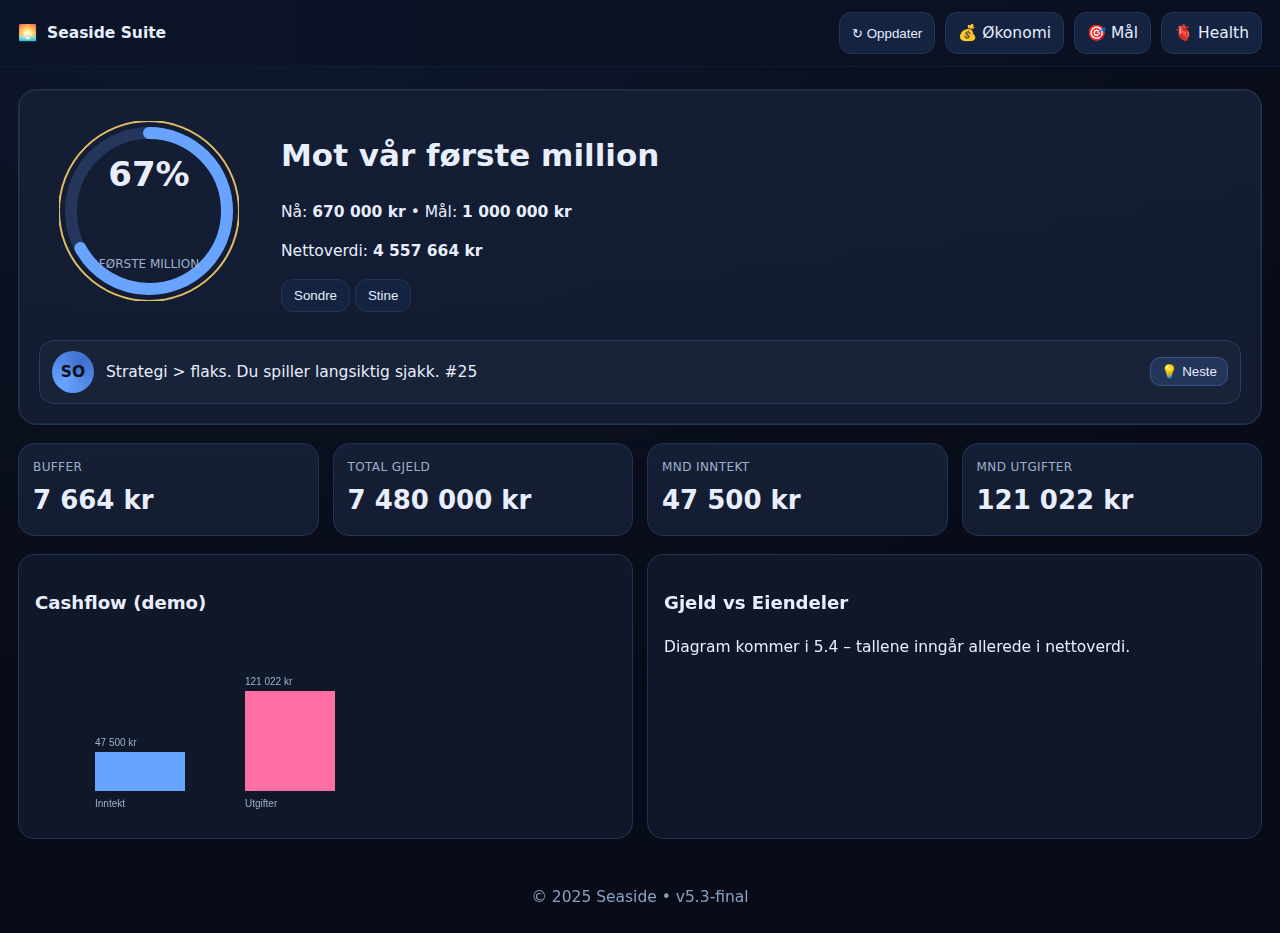
<file: index.html>
<!DOCTYPE html><html lang="no"><head>
<meta charset="UTF-8"><meta name="viewport" content="width=device-width,initial-scale=1.0">
<title>Seaside Invest v5.3 – Final</title>
<link rel="stylesheet" href="assets/style.css"></head><body data-user="sondre">
<header class="topbar">
  <div class="logo"><div class="mark">🌅</div><span>Seaside Suite</span></div>
  <div class="controls">
    <button class="btn" onclick="manualRefresh()">↻ Oppdater</button>
    <a class="btn" href="okonomi.html">💰 Økonomi</a>
    <a class="btn" href="mal.html">🎯 Mål</a>
    <a class="btn" href="health.html">🫀 Health</a>
  </div>
</header>

<main class="wrap">
  <section class="hero">
    <div class="ring">
      <svg viewBox="0 0 180 180">
        <circle cx="90" cy="90" r="78" class="bg"></circle>
        <circle cx="90" cy="90" r="90" class="halo"></circle>
        <circle cx="90" cy="90" r="78" class="fg" stroke-dasharray="490" stroke-dashoffset="245"></circle>
      </svg>
      <div class="ring-content">
        <div class="ring-value">--%</div>
        <div class="ring-label">Første million</div>
      </div>
    </div>
    <div class="hero-meta">
      <h1>Mot vår første million</h1>
      <p>Nå: <strong class="now">—</strong> • Mål: <strong>1 000 000 kr</strong></p>
      <p>Nettoverdi: <strong id="nettoverdi">—</strong></p>
      <div style="margin-top:8px;">
        <button id="tab-sondre" class="btn">Sondre</button>
        <button id="tab-stine" class="btn">Stine</button>
      </div>
    </div>
    <div class="motivation">
      <div class="avatar sondre">SO</div>
      <div class="msg">—</div>
      <button class="next">💡 Neste</button>
    </div>
  </section>

  <section class="tiles">
    <div class="tile" data-tile="buffer"><div class="label">Buffer</div><div class="value">—</div></div>
    <div class="tile" data-tile="debt"><div class="label">Total gjeld</div><div class="value">—</div></div>
    <div class="tile" data-tile="income"><div class="label">Mnd inntekt</div><div class="value">—</div></div>
    <div class="tile" data-tile="expense"><div class="label">Mnd utgifter</div><div class="value">—</div></div>
  </section>

  <section class="panels">
    <div class="panel">
      <h3>Cashflow (demo)</h3>
      <canvas id="cashChart" class="chart"></canvas>
    </div>
    <div class="panel">
      <h3>Gjeld vs Eiendeler</h3>
      <p>Diagram kommer i 5.4 – tallene inngår allerede i nettoverdi.</p>
    </div>
  </section>
</main>

<footer>© 2025 Seaside • v5.3-final</footer>
<script src="js/app.js"></script>
</body></html>
</file>
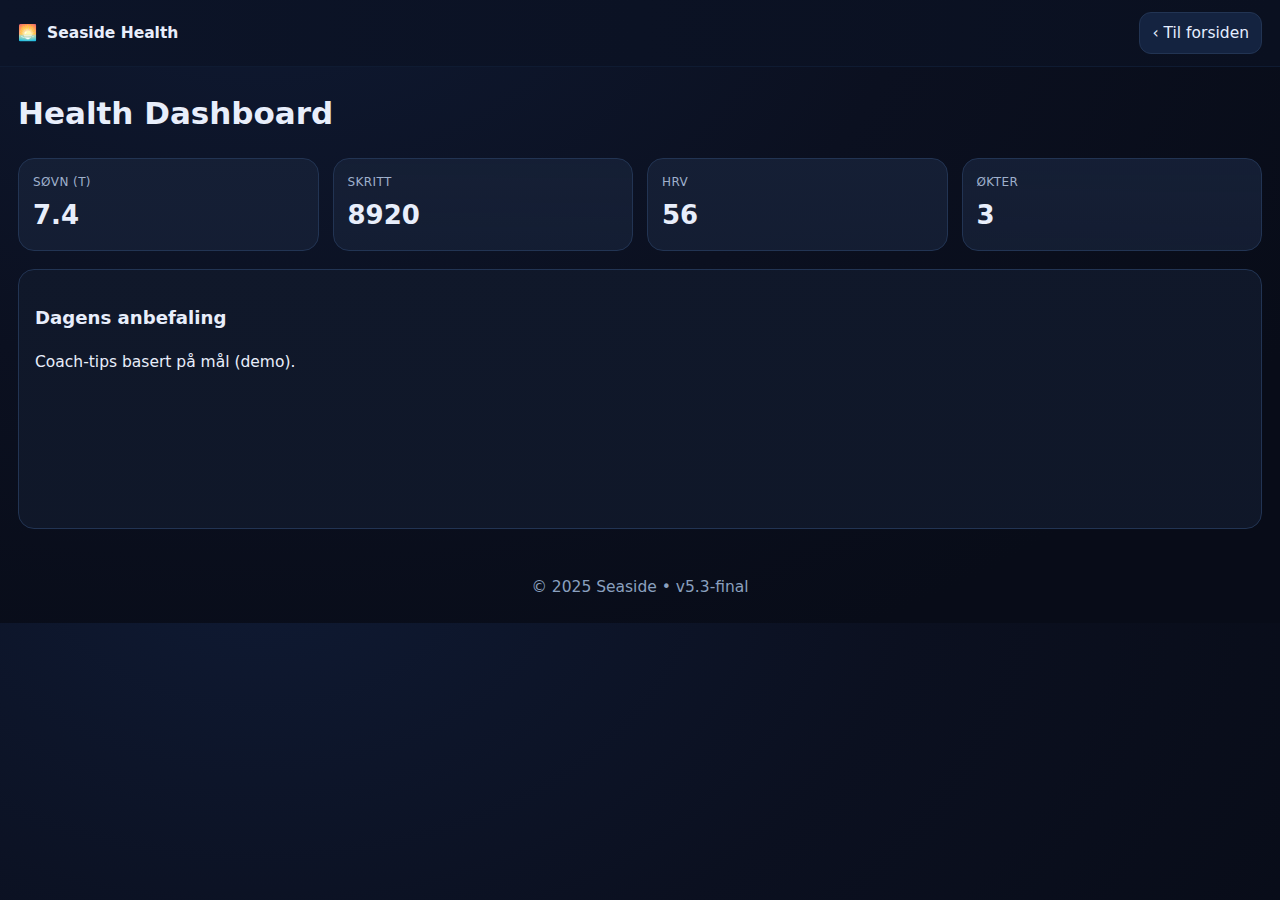
<file: health.html>
<!DOCTYPE html><html lang="no"><head>
<meta charset="UTF-8"><meta name="viewport" content="width=device-width,initial-scale=1.0">
<title>Seaside Health • v5.3-final</title>
<link rel="stylesheet" href="assets/style.css"></head><body>
<header class="topbar"><div class="logo"><div class="mark">🌅</div><span>Seaside Health</span></div>
<div class="controls"><a class="btn" href="index.html">‹ Til forsiden</a></div></header>
<main class="wrap">
  <h1>Health Dashboard</h1>
  <section class="tiles">
    <div class="tile"><div class="label">Søvn (t)</div><div class="value">7.4</div></div>
    <div class="tile"><div class="label">Skritt</div><div class="value">8920</div></div>
    <div class="tile"><div class="label">HRV</div><div class="value">56</div></div>
    <div class="tile"><div class="label">Økter</div><div class="value">3</div></div>
  </section>
  <section class="panel"><h3>Dagens anbefaling</h3><p>Coach‑tips basert på mål (demo).</p></section>
</main>
<footer>© 2025 Seaside • v5.3-final</footer>
<script src="js/app.js"></script></body></html>
</file>
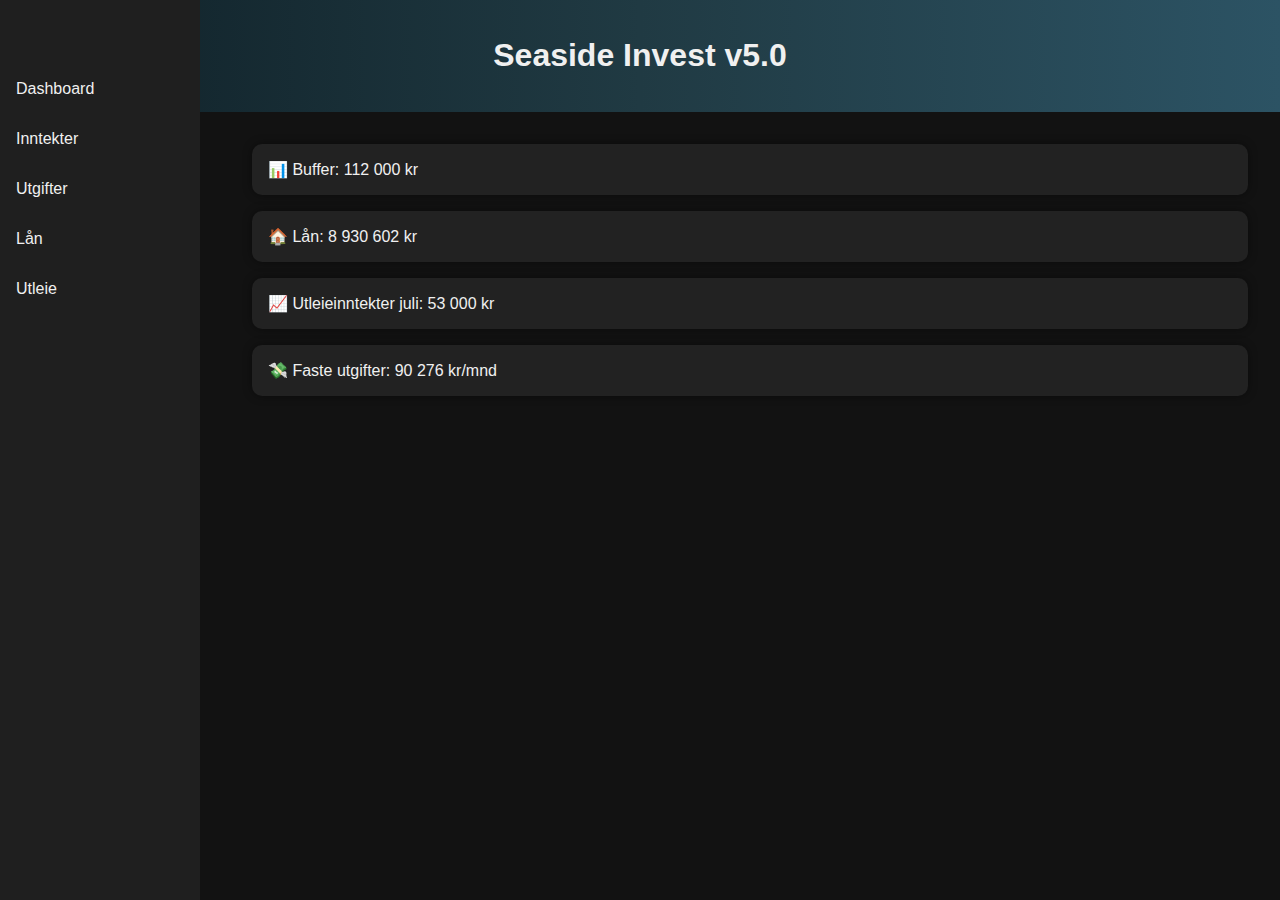
<file: index 6.html>
<!DOCTYPE html>
    <html lang="no">
    <head>
        <meta charset="UTF-8" />
        <meta name="viewport" content="width=device-width, initial-scale=1.0" />
        <title>Seaside Invest v5.0</title>
        <style>
            body {
                background-color: #121212;
                color: #f0f0f0;
                font-family: 'Segoe UI', sans-serif;
                margin: 0;
                padding: 0;
            }
            header {
                background: linear-gradient(to right, #0f2027, #203a43, #2c5364);
                padding: 1rem;
                text-align: center;
            }
            nav {
                width: 200px;
                height: 100vh;
                background-color: #1f1f1f;
                position: fixed;
                top: 0;
                left: 0;
                padding-top: 3rem;
            }
            nav ul {
                list-style-type: none;
                padding: 0;
            }
            nav li {
                padding: 1rem;
                cursor: pointer;
            }
            nav li:hover {
                background-color: #333;
            }
            main {
                margin-left: 220px;
                padding: 2rem;
            }
            .card {
                background-color: #222;
                border-radius: 10px;
                padding: 1rem;
                margin-bottom: 1rem;
                box-shadow: 0 0 10px rgba(0,0,0,0.4);
            }
        </style>
    </head>
    <body>
        <header>
            <h1>Seaside Invest v5.0</h1>
        </header>
        <nav>
            <ul>
                <li>Dashboard</li>
                <li>Inntekter</li>
                <li>Utgifter</li>
                <li>Lån</li>
                <li>Utleie</li>
            </ul>
        </nav>
        <main>
            <div class="card">📊 Buffer: 112 000 kr</div>
            <div class="card">🏠 Lån: 8 930 602 kr</div>
            <div class="card">📈 Utleieinntekter juli: 53 000 kr</div>
            <div class="card">💸 Faste utgifter: 90 276 kr/mnd</div>
        </main>
    </body>
    </html>
</file>
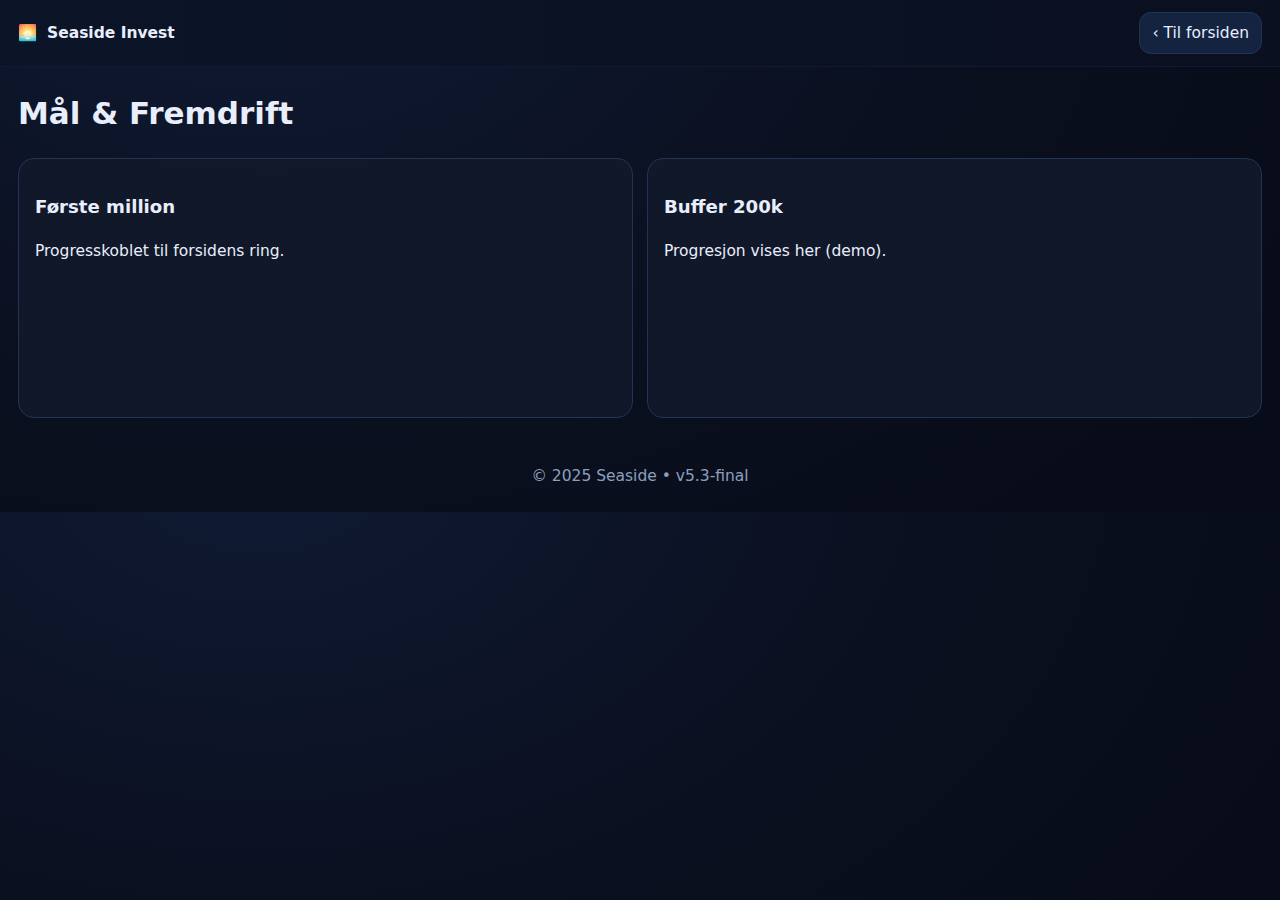
<file: mal.html>
<!DOCTYPE html><html lang="no"><head>
<meta charset="UTF-8"><meta name="viewport" content="width=device-width,initial-scale=1.0">
<title>Mål & Fremdrift • Seaside v5.3-final</title>
<link rel="stylesheet" href="assets/style.css"></head><body>
<header class="topbar"><div class="logo"><div class="mark">🌅</div><span>Seaside Invest</span></div>
<div class="controls"><a class="btn" href="index.html">‹ Til forsiden</a></div></header>
<main class="wrap">
  <h1>Mål & Fremdrift</h1>
  <section class="panels">
    <div class="panel"><h3>Første million</h3><p>Progresskoblet til forsidens ring.</p></div>
    <div class="panel"><h3>Buffer 200k</h3><p>Progresjon vises her (demo).</p></div>
  </section>
</main>
<footer>© 2025 Seaside • v5.3-final</footer>
<script src="js/app.js"></script></body></html>
</file>
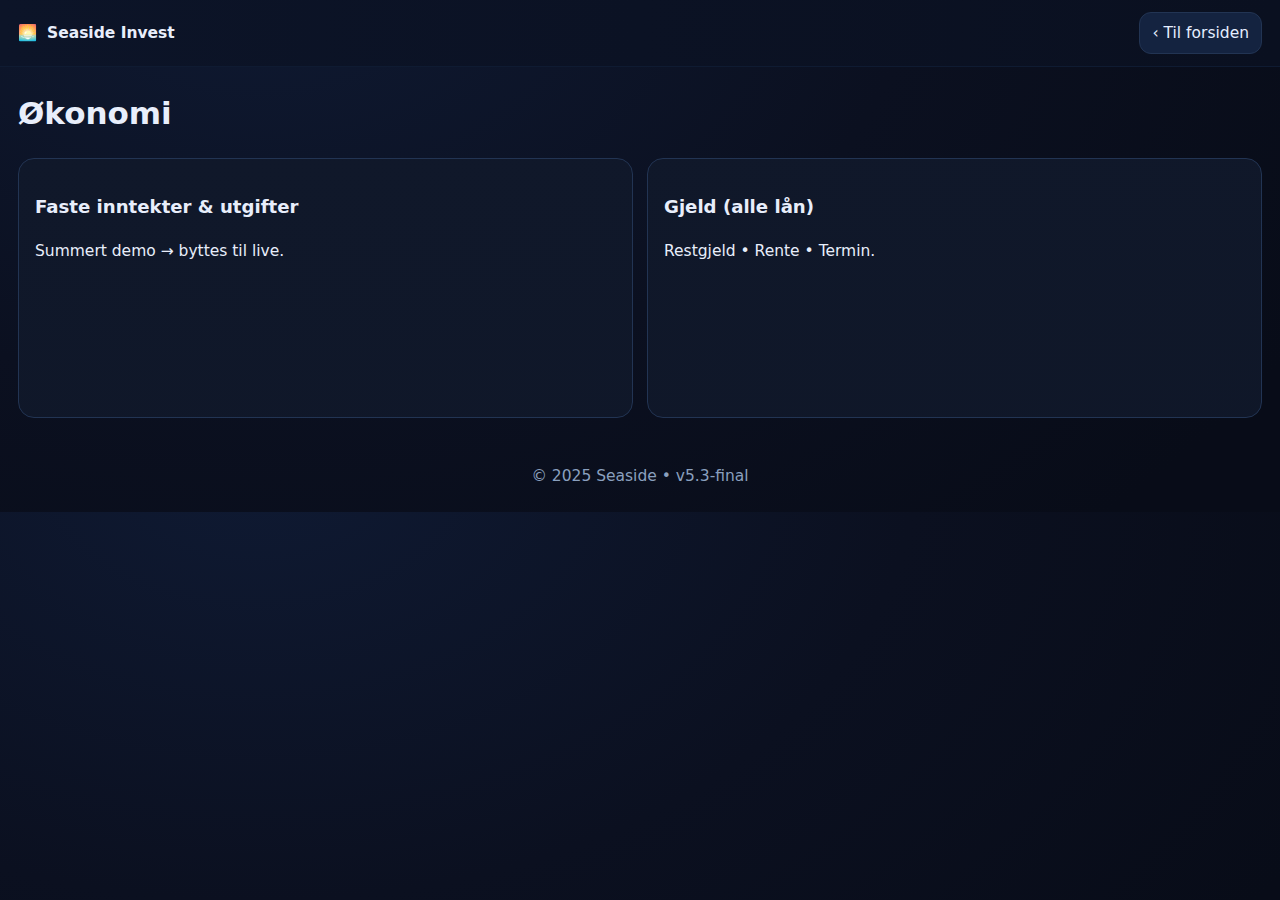
<file: okonomi.html>
<!DOCTYPE html><html lang="no"><head>
<meta charset="UTF-8"><meta name="viewport" content="width=device-width,initial-scale=1.0">
<title>Økonomi • Seaside v5.3-final</title>
<link rel="stylesheet" href="assets/style.css"></head><body>
<header class="topbar"><div class="logo"><div class="mark">🌅</div><span>Seaside Invest</span></div>
<div class="controls"><a class="btn" href="index.html">‹ Til forsiden</a></div></header>
<main class="wrap">
  <h1>Økonomi</h1>
  <section class="panels">
    <div class="panel"><h3>Faste inntekter & utgifter</h3><p>Summert demo → byttes til live.</p></div>
    <div class="panel"><h3>Gjeld (alle lån)</h3><p>Restgjeld • Rente • Termin.</p></div>
  </section>
</main>
<footer>© 2025 Seaside • v5.3-final</footer>
<script src="js/app.js"></script></body></html>
</file>
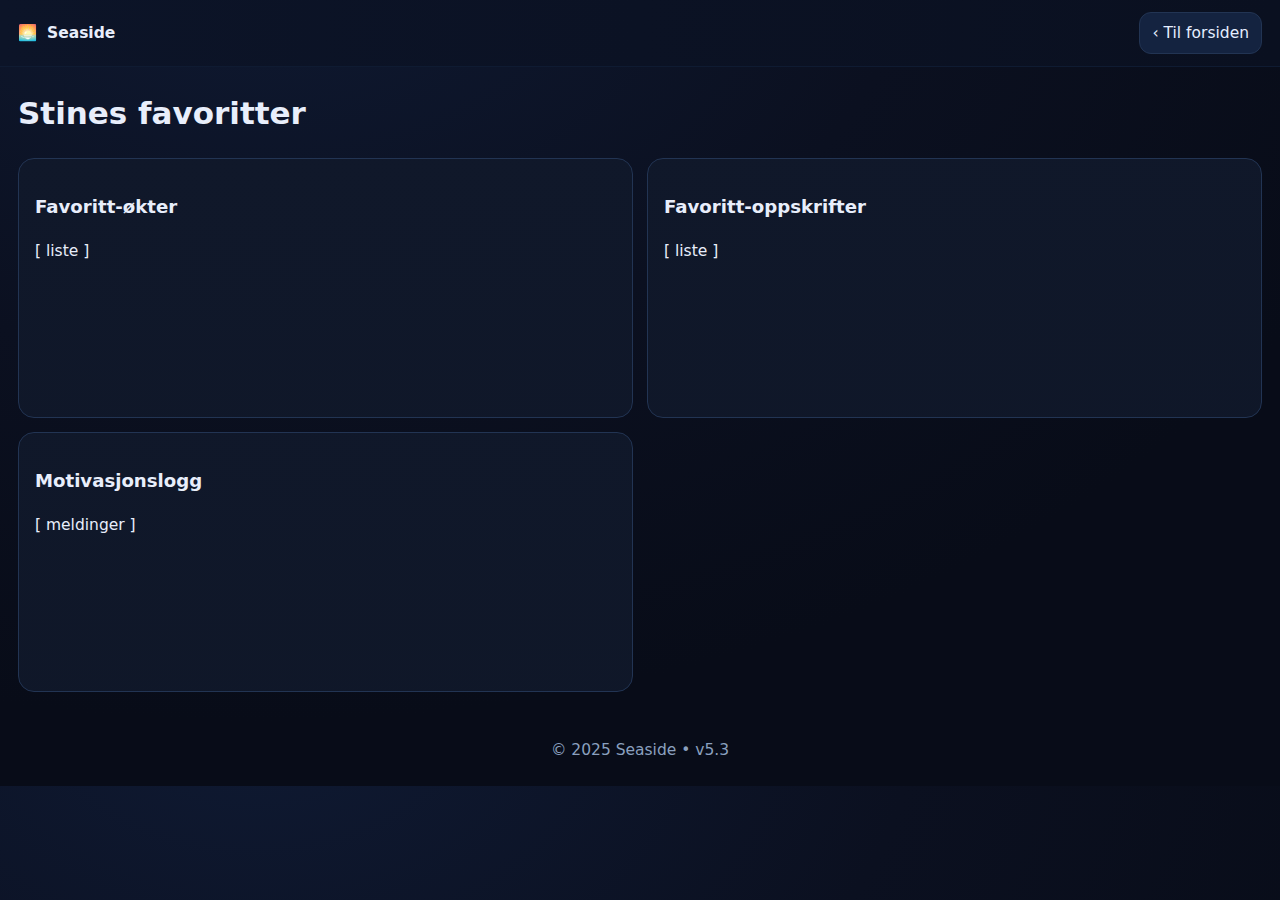
<file: stine.html>
<!doctype html><html lang="no"><head>
<meta charset="utf-8"><meta name="viewport" content="width=device-width,initial-scale=1">
<title>Stine – Favoritter • v5.3</title>
<link rel="stylesheet" href="assets/style.css"></head><body>
<header class="topbar"><div class="logo">🌅 <span>Seaside</span></div><div class="controls"><a class="btn" href="index.html">‹ Til forsiden</a></div></header>
<main class="wrap">
  <h1>Stines favoritter</h1>
  <section class="panels">
    <div class="panel"><h3>Favoritt-økter</h3><div class="placeholder">[ liste ]</div></div>
    <div class="panel"><h3>Favoritt-oppskrifter</h3><div class="placeholder">[ liste ]</div></div>
    <div class="panel"><h3>Motivasjonslogg</h3><div class="placeholder">[ meldinger ]</div></div>
  </section>
</main>
<footer>© 2025 Seaside • v5.3</footer>
<script src="js/app.js"></script>
</body></html>
</file>
<file: assets/style.css>
:root{--bg:#0b1020;--surface:#10182a;--tile:#141e33;--ink:#e8eefb;--muted:#9fb0cc;--border:#223453;--accent:#67a3ff;--rose:#ff6fa3;--gold:#f5ce6a}
*{box-sizing:border-box}body{margin:0;background:radial-gradient(1200px 800px at 20% -10%,#0f1a33,#0b1020 55%,#080c18);color:var(--ink);font:15.5px/1.55 Inter,system-ui,Segoe UI,Roboto,sans-serif}
.topbar{display:flex;justify-content:space-between;align-items:center;padding:12px 18px;background:linear-gradient(90deg,#0c1428,#0a1020);border-bottom:1px solid #0f1b32;position:sticky;top:0;z-index:10}
.logo{display:flex;gap:10px;align-items:center;font-weight:900}
.controls{display:flex;gap:10px;flex-wrap:wrap}
.btn{background:#142340;border:1px solid #223453;color:#e5eeff;border-radius:12px;padding:8px 12px;text-decoration:none}
.btn:hover{box-shadow:0 0 0 1px #294874,0 10px 30px rgba(0,0,0,.35)}
.wrap{max-width:1280px;margin:22px auto;padding:0 18px}
.hero{display:grid;grid-template-columns:220px 1fr;gap:22px;align-items:center;background:linear-gradient(180deg,rgba(20,30,53,.92),rgba(20,30,53,.82));border:1px solid var(--border);border-radius:18px;padding:20px;box-shadow:inset 0 0 0 1px rgba(245,206,106,.07)}
.ring{position:relative;width:180px;height:180px;margin:auto}
.ring svg{transform:rotate(-90deg);width:180px;height:180px}
.ring .bg{fill:none;stroke:#24365b;stroke-width:12}
.ring .fg{fill:none;stroke:var(--accent);stroke-width:12;stroke-linecap:round}
.ring .halo{fill:none;stroke:var(--gold);stroke-width:2;opacity:.9}
.ring-content{position:absolute;inset:0;display:grid;place-items:center}
.ring-value{font-size:34px;font-weight:900}
.ring-label{font-size:12px;color:var(--muted);text-transform:uppercase}
.motivation{grid-column:1/-1;display:flex;align-items:center;gap:12px;background:#182239;border:1px solid #2a3b5e;border-radius:14px;padding:10px 12px;margin-top:6px}
.avatar{width:42px;height:42px;border-radius:999px;display:grid;place-items:center;font-weight:900;color:#0b1020}
.avatar.sondre{background:conic-gradient(from 220deg,#67a3ff,#3f6fcc,#67a3ff)}
.avatar.stine{background:conic-gradient(from 80deg,#f5ce6a,#ff9d6f,#f5ce6a)}
.motivation .msg{flex:1}
.motivation .next{background:#24355a;border:1px solid #385385;border-radius:10px;color:#e5eeff;padding:6px 10px;cursor:pointer}
.tiles{display:grid;grid-template-columns:repeat(4,1fr);gap:14px;margin:18px 0}
.tile{background:linear-gradient(180deg,rgba(21,31,53,.98),rgba(21,31,53,.88));border:1px solid var(--border);border-radius:16px;padding:14px;transition:transform .2s ease}
.tile:hover{transform:translateY(-2px)}
.tile .label{font-size:12px;color:var(--muted);text-transform:uppercase;letter-spacing:.4px}
.tile .value{font-size:26px;font-weight:800;margin-top:4px}
.panels{display:grid;grid-template-columns:1fr 1fr;gap:14px}
.panel{background:linear-gradient(180deg,rgba(16,24,42,.98),rgba(16,24,42,.92));border:1px solid var(--border);border-radius:16px;padding:16px;min-height:260px}
canvas.chart{width:100%;height:180px}
footer{padding:24px;text-align:center;color:#8aa0bf}
@media (max-width:960px){.tiles{grid-template-columns:repeat(2,1fr)}.panels{grid-template-columns:1fr}.hero{grid-template-columns:1fr}}
@media (max-width:560px){.tiles{grid-template-columns:1fr}}
</file>
